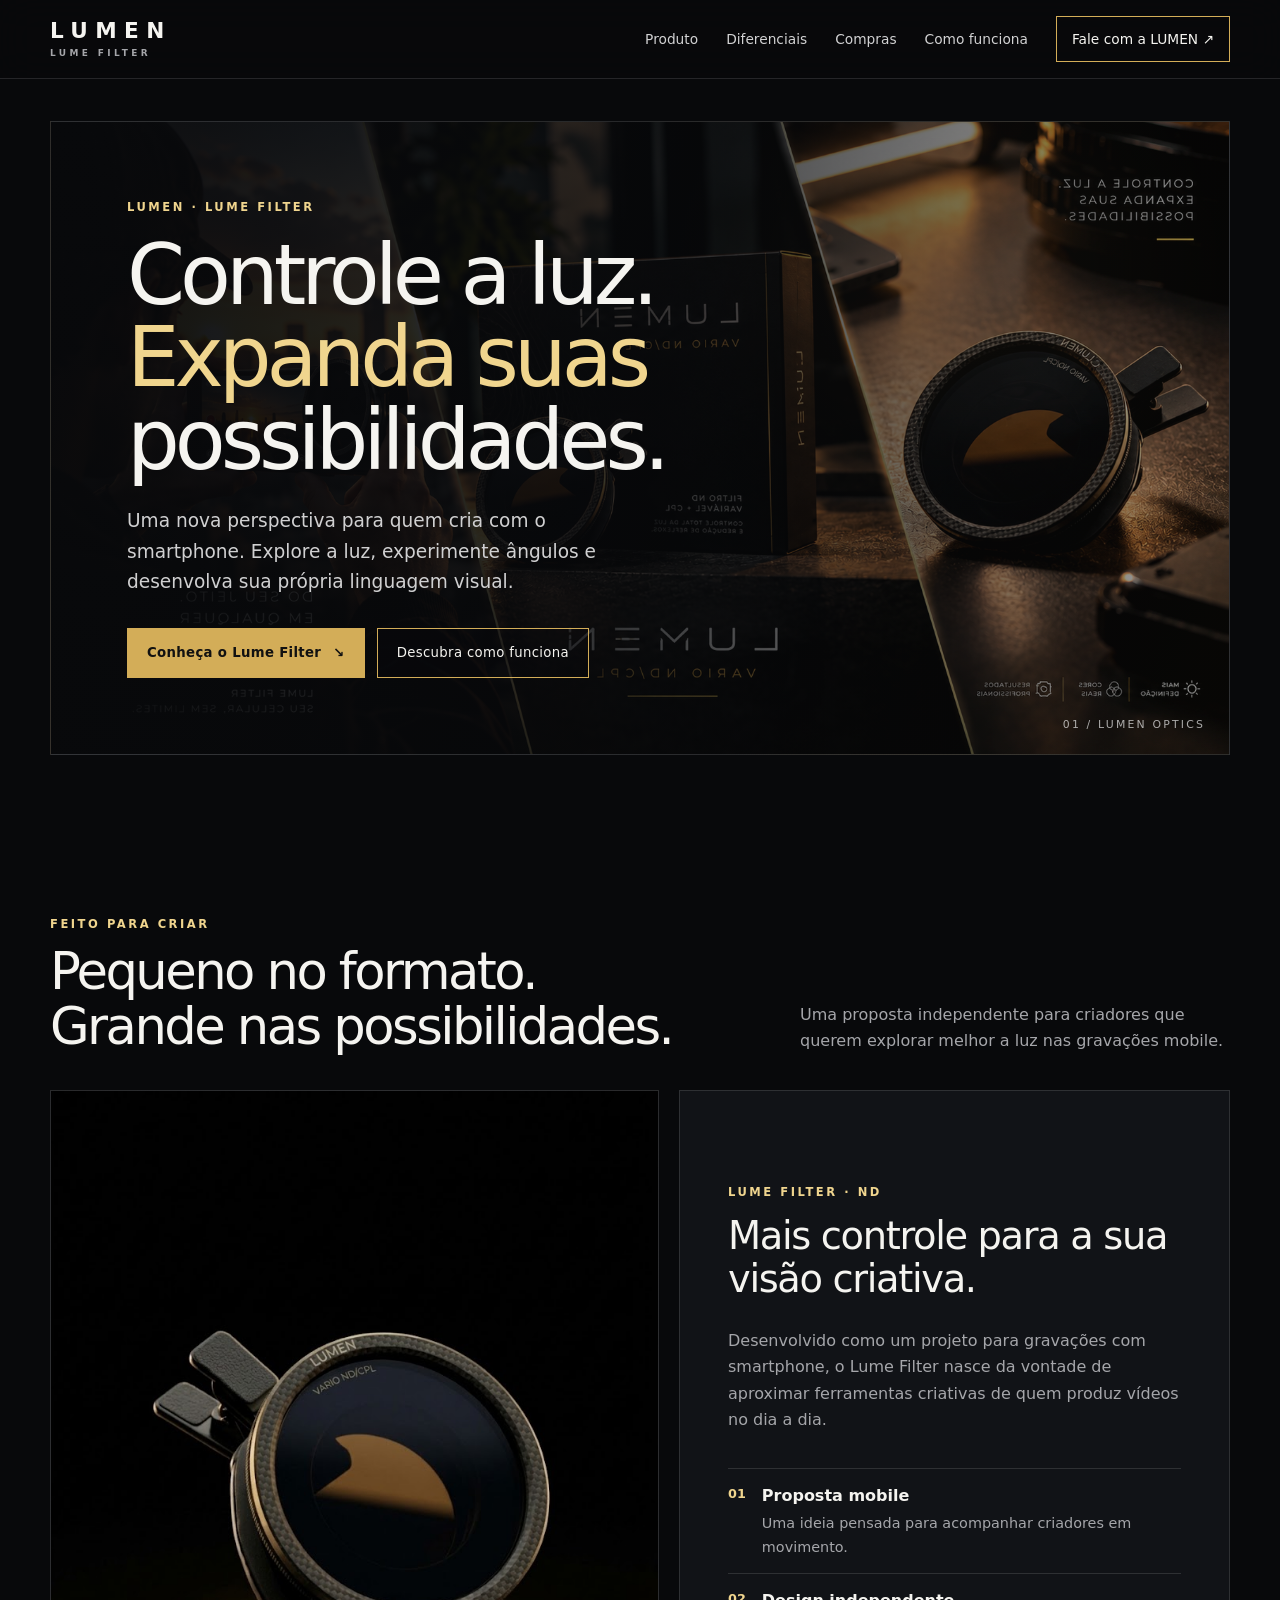
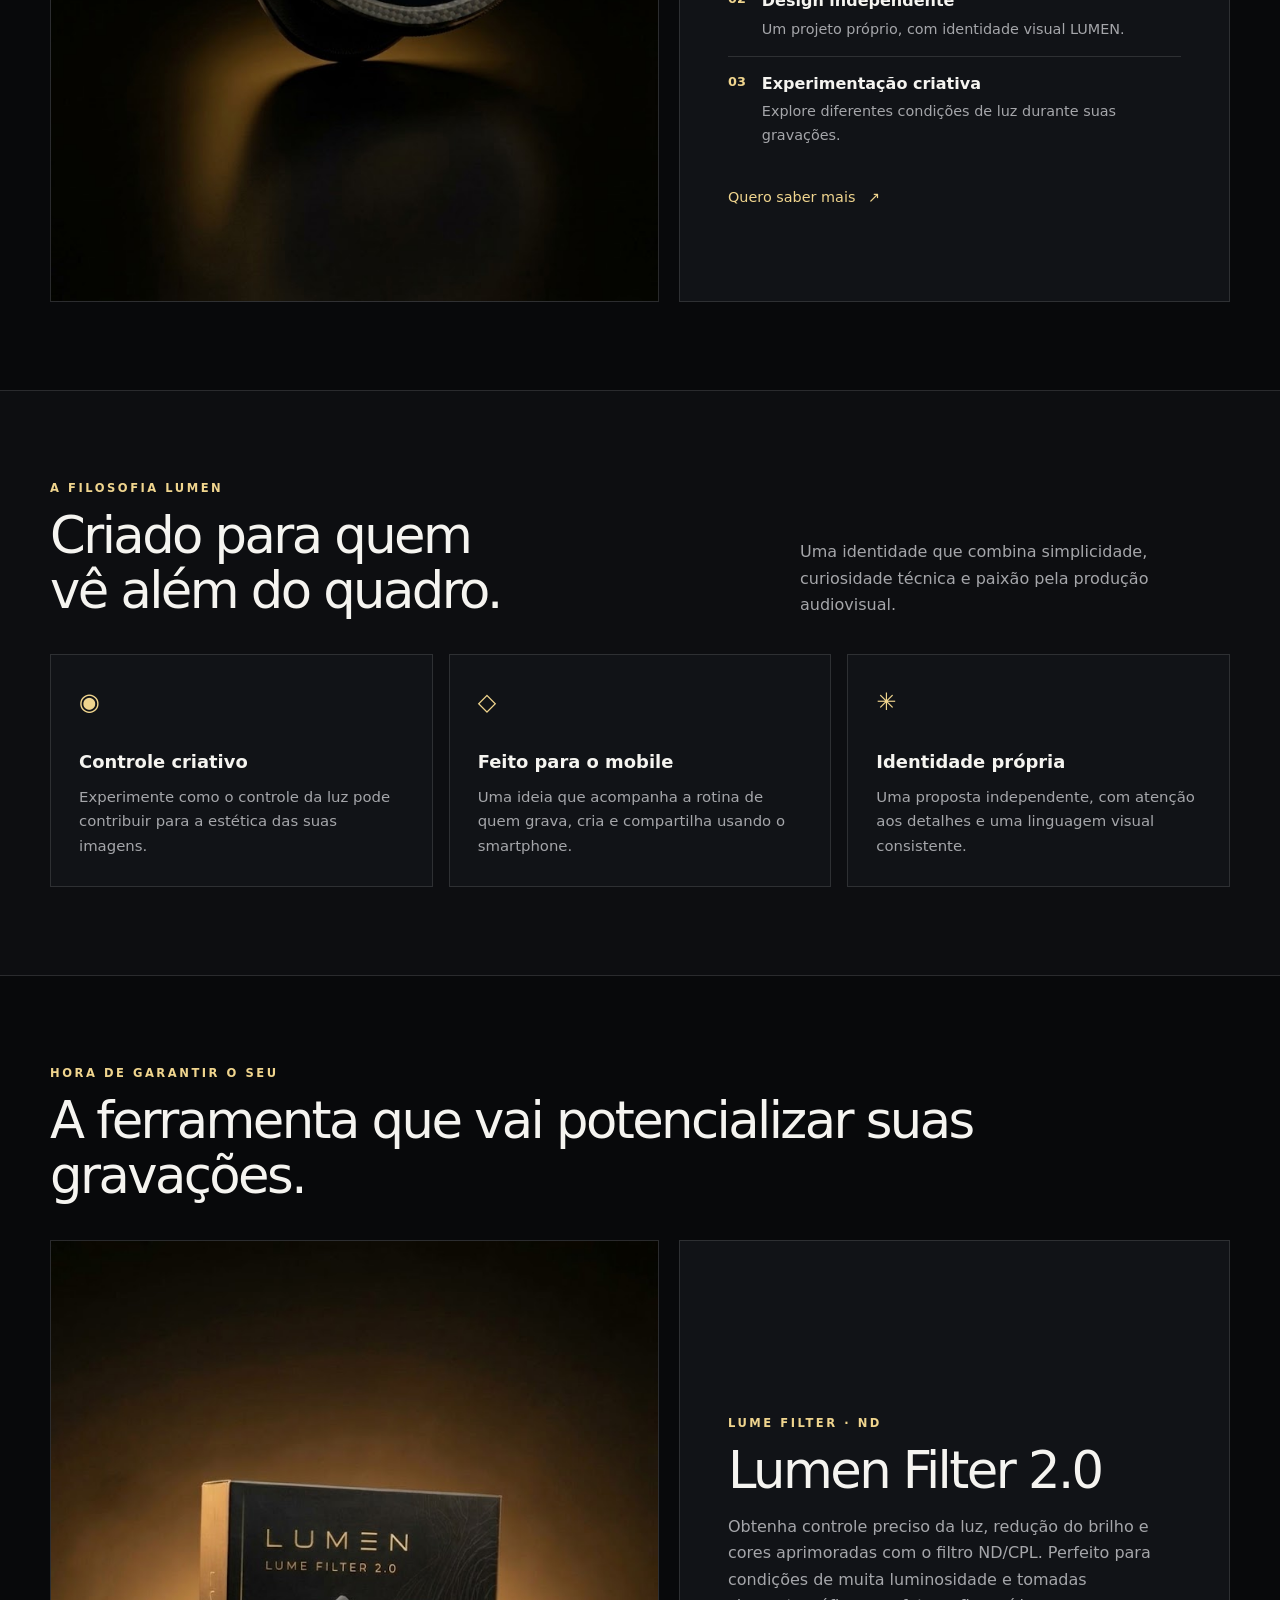
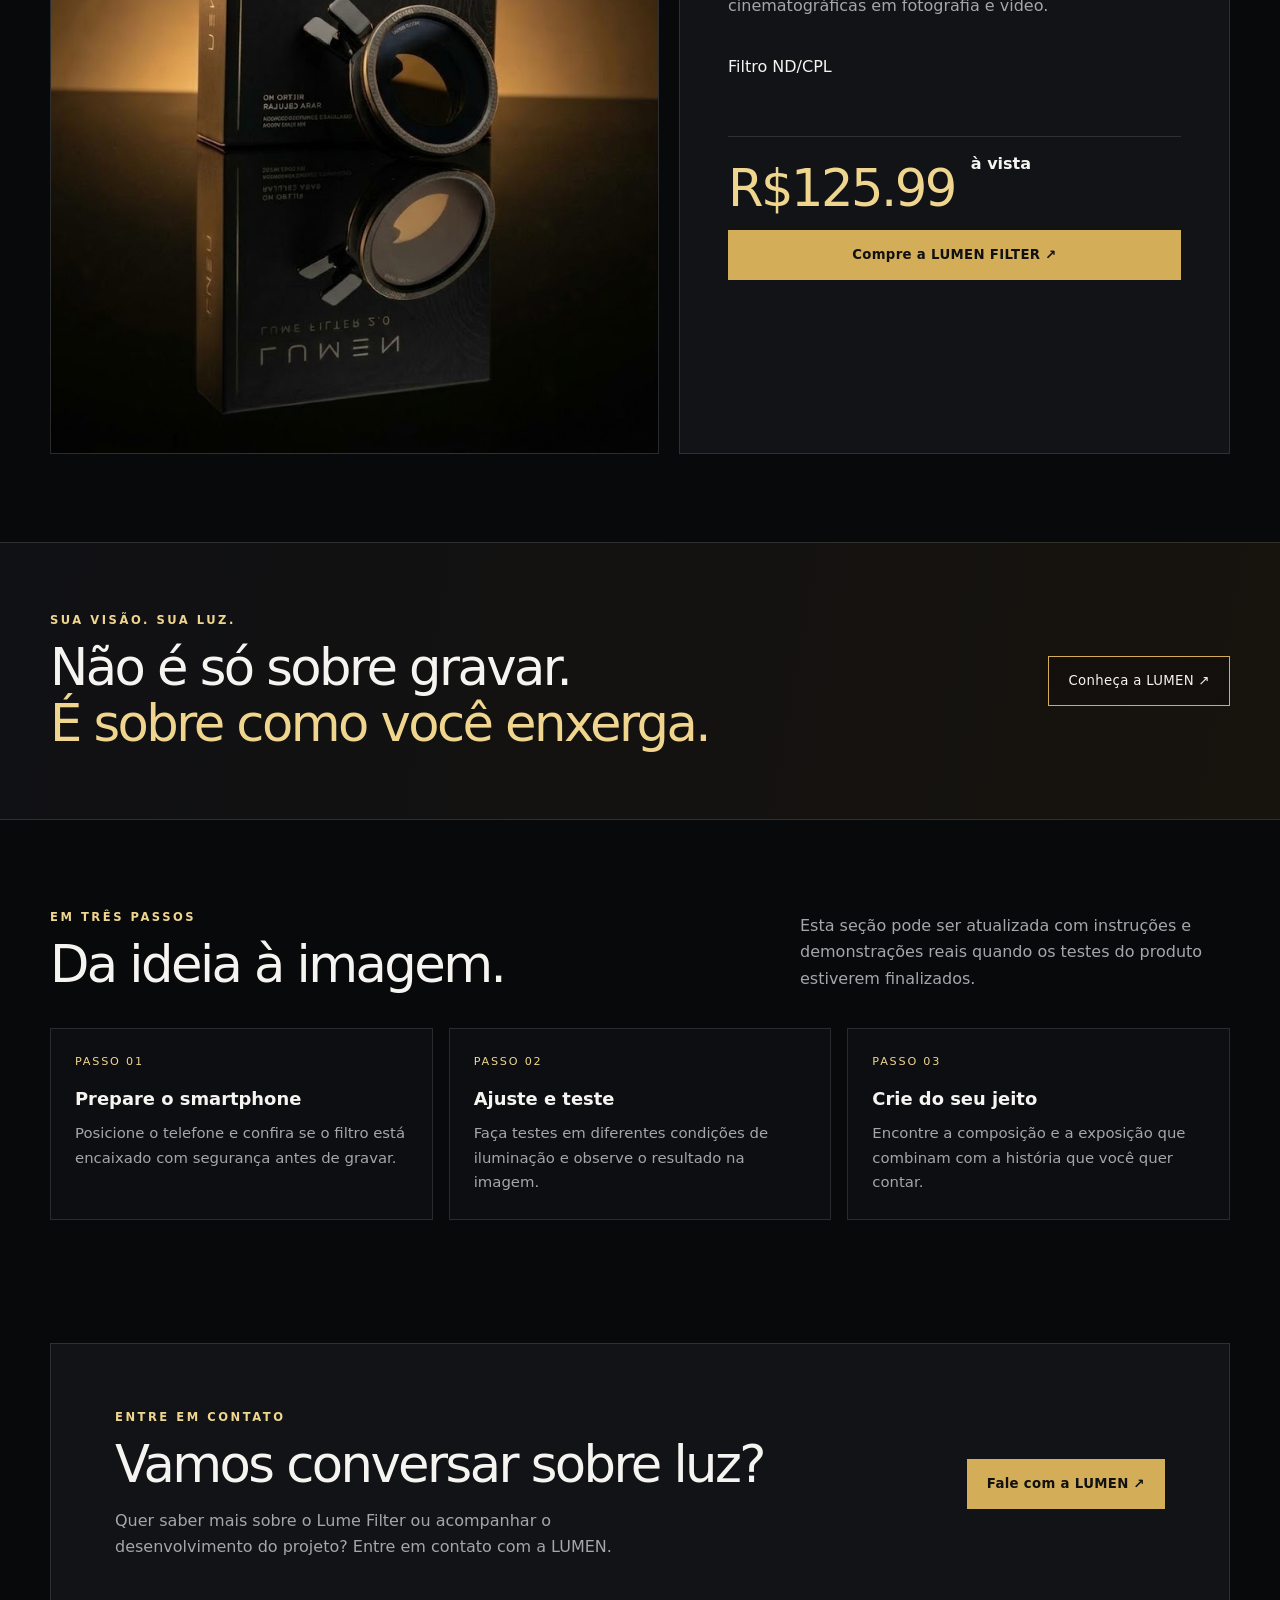
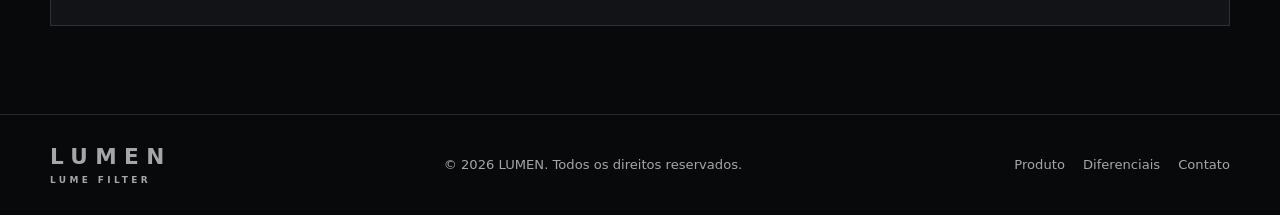
<file: index.html>
<!DOCTYPE html>
<html lang="pt-BR">
<head>
  <meta charset="UTF-8">
  <meta name="viewport" content="width=device-width, initial-scale=1.0">
  <meta name="theme-color" content="#08090b">
  <meta name="description" content="LUMEN — Lume Filter. Explore novas possibilidades criativas para filmar com seu smartphone.">
  <title>LUMEN — Lume Filter</title>
  <link rel="stylesheet" href="css/style.css">
</head>
<body>
  <header class="site-header">
    <div class="container nav">
      <a class="brand" href="#inicio" aria-label="LUMEN página inicial">LUMEN<span>LUME FILTER</span></a>
      <nav aria-label="Menu principal">
        <a href="#produto">Produto</a>
        <a href="#diferenciais">Diferenciais</a>
        <a href="#compras">Compras</a>
        <a href="#como-funciona">Como funciona</a>
        <a class="nav-cta" href="contato.html">Fale com a LUMEN ↗</a>
      </nav>
    </div>
  </header>

  <main>
    <section class="hero" id="inicio">
      <div class="container">
        <div class="hero-banner">
          <!-- Coloque a imagem criada na mesma pasta e nomeie como lumen-banner.png -->
          <img class="hero-image" src="../img/lumen-banner.png" alt="LUMEN Lume Filter em uma apresentação cinematográfica" onerror="this.hidden=true">
          <div class="hero-shade"></div>
          <div class="hero-content">
            <p class="eyebrow">LUMEN · LUME FILTER</p>
            <h1>Controle a luz.<br><span>Expanda suas</span><br>possibilidades.</h1>
            <p class="hero-description">Uma nova perspectiva para quem cria com o smartphone. Explore a luz, experimente ângulos e desenvolva sua própria linguagem visual.</p>
            <div class="hero-actions">
              <a class="button button-primary" href="#produto">Conheça o Lume Filter <span>↘</span></a>
              <a class="button button-outline" href="#como-funciona">Descubra como funciona</a>
            </div>
          </div>
          <div class="hero-index">01 / LUMEN OPTICS</div>
        </div>
      </div>
    </section>

    <section class="section" id="produto">
      <div class="container">
        <div class="section-heading">
          <div><p class="eyebrow">Feito para criar</p><h2>Pequeno no formato.<br>Grande nas possibilidades.</h2></div>
          <p>Uma proposta independente para criadores que querem explorar melhor a luz nas gravações mobile.</p>
        </div>
        <div class="product-grid">
          <div class="product-visual">
            <!-- Troque este espaço pela foto real do seu filtro, se quiser. -->
            <div class="filter-placeholder"><div class="filter-image"><img src="img/Filter Lumen.jpg" alt="LUME FILTER"></div></div>
            <span class="visual-label">DESIGNED FOR MOBILE CREATORS</span>
          </div>
          <div class="product-copy">
            <p class="eyebrow">Lume Filter · ND</p>
            <h3>Mais controle para a sua visão criativa.</h3>
            <p>Desenvolvido como um projeto para gravações com smartphone, o Lume Filter nasce da vontade de aproximar ferramentas criativas de quem produz vídeos no dia a dia.</p>
            <div class="spec-list">
              <div class="spec"><b>01</b><p><strong>Proposta mobile</strong><span>Uma ideia pensada para acompanhar criadores em movimento.</span></p></div>
              <div class="spec"><b>02</b><p><strong>Design independente</strong><span>Um projeto próprio, com identidade visual LUMEN.</span></p></div>
              <div class="spec"><b>03</b><p><strong>Experimentação criativa</strong><span>Explore diferentes condições de luz durante suas gravações.</span></p></div>
            </div>
            <a class="text-link" href="#contato">Quero saber mais <span>↗</span></a>
          </div>
        </div>
      </div>
    </section>

    <section class="section section-muted" id="diferenciais">
      <div class="container">
        <div class="section-heading">
          <div><p class="eyebrow">A filosofia LUMEN</p><h2>Criado para quem<br>vê além do quadro.</h2></div>
          <p>Uma identidade que combina simplicidade, curiosidade técnica e paixão pela produção audiovisual.</p>
        </div>
        <div class="feature-grid">
          <article class="feature-card"><span class="feature-icon">◉</span><h3>Controle criativo</h3><p>Experimente como o controle da luz pode contribuir para a estética das suas imagens.</p></article>
          <article class="feature-card"><span class="feature-icon">◇</span><h3>Feito para o mobile</h3><p>Uma ideia que acompanha a rotina de quem grava, cria e compartilha usando o smartphone.</p></article>
          <article class="feature-card"><span class="feature-icon">✳</span><h3>Identidade própria</h3><p>Uma proposta independente, com atenção aos detalhes e uma linguagem visual consistente.</p></article>
        </div>
      </div>
    </section>

    <section class="section" id="compras">
      <div class="container">
        <div class="section-heading">
          <div><p class="eyebrow">Hora de garantir o seu</p><h2>A ferramenta que vai potencializar suas gravações.</h2></div>
        </div>
        <div class="product-grid">
          <div class="product-visual">
            <!-- Troque este espaço pela foto real do seu filtro, se quiser. -->
            <div class="filter-placeholder"><div class="filter-image"><img src="img/Lumen Store.jpg" alt="LUME FILTER"></div></div>
            <span class="visual-label">DESIGNED FOR MOBILE CREATORS</span>
          </div>
          <div class="product-copy">
            <p class="eyebrow">Lume Filter · ND</p>
            <h2>Lumen Filter 2.0</h2>
            <p>Obtenha controle preciso da luz, redução do brilho e cores aprimoradas com o filtro ND/CPL. Perfeito para condições de muita luminosidade e tomadas cinematográficas em fotografia e vídeo.</p>
            <div class="spec-list">
              </b><span>Filtro ND/CPL</span></p></div>
              <div class="spec"><b><h2>R$125.99</h2></b><strong>à vista</strong></div><a class="button button-primary" href="compra.html">Compre a LUMEN FILTER ↗</a></div>
          </div>
        </div>
      </div>
    </section>

    <section class="manifesto">
      <div class="container manifesto-inner"><div><p class="eyebrow">Sua visão. Sua luz.</p><h2>Não é só sobre gravar.<br><span>É sobre como você enxerga.</span></h2></div><a class="button button-outline" href="#contato">Conheça a LUMEN ↗</a></div>
    </section>

    <section class="section" id="como-funciona">
      <div class="container">
        <div class="section-heading"><div><p class="eyebrow">Em três passos</p><h2>Da ideia à imagem.</h2></div><p>Esta seção pode ser atualizada com instruções e demonstrações reais quando os testes do produto estiverem finalizados.</p></div>
        <div class="steps-grid">
          <article class="step-card"><span>PASSO 01</span><h3>Prepare o smartphone</h3><p>Posicione o telefone e confira se o filtro está encaixado com segurança antes de gravar.</p></article>
          <article class="step-card"><span>PASSO 02</span><h3>Ajuste e teste</h3><p>Faça testes em diferentes condições de iluminação e observe o resultado na imagem.</p></article>
          <article class="step-card"><span>PASSO 03</span><h3>Crie do seu jeito</h3><p>Encontre a composição e a exposição que combinam com a história que você quer contar.</p></article>
        </div>
      </div>
    </section>

    <section class="section contact-section" id="contato">
      <div class="container contact-panel"><div><p class="eyebrow">Entre em contato</p><h2>Vamos conversar sobre luz?</h2><p>Quer saber mais sobre o Lume Filter ou acompanhar o desenvolvimento do projeto? Entre em contato com a LUMEN.</p></div><a class="button button-primary" href="contato.html">Fale com a LUMEN ↗</a></div>
    </section>
  </main>

  <footer><div class="container footer-inner"><a class="brand" href="#inicio">LUMEN<span>LUME FILTER</span></a><p>© <span id="year"></span> LUMEN. Todos os direitos reservados.</p><div class="footer-links"><a href="#produto">Produto</a><a href="#diferenciais">Diferenciais</a><a href="contato.html">Contato</a></div></div></footer>
  <script>document.getElementById('year').textContent = new Date().getFullYear();</script>
</body>
</html>
</file>
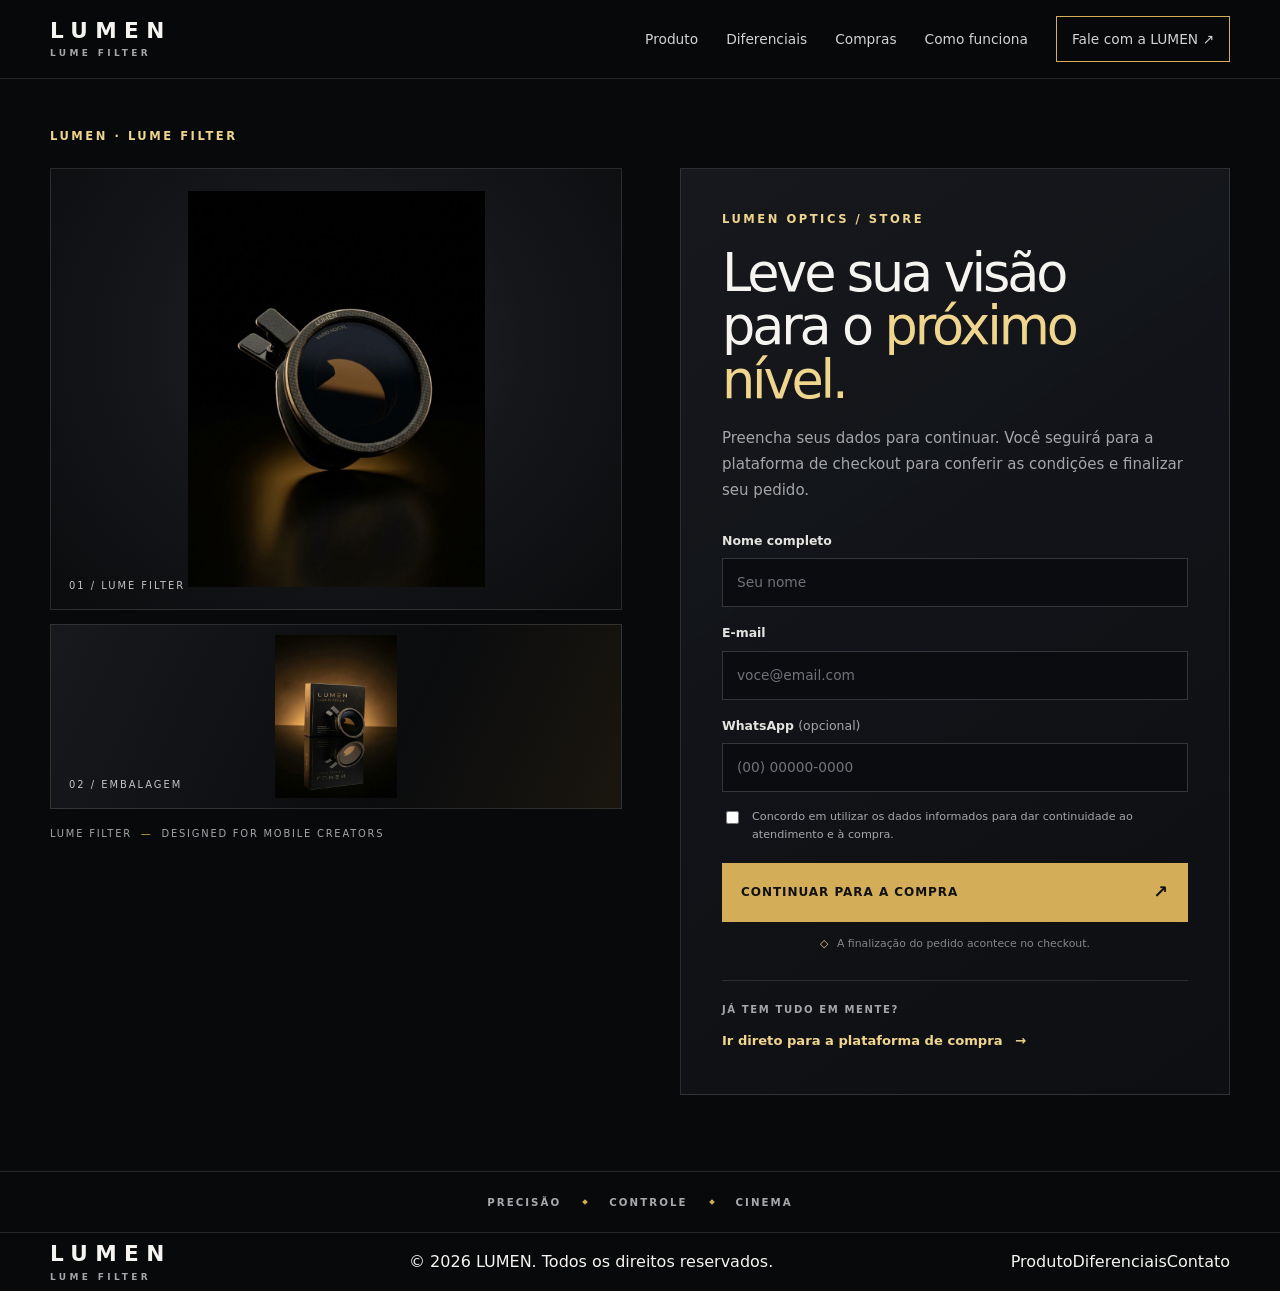
<file: compra.html>
<!DOCTYPE html>
<html lang="pt-BR">
<head>
  <meta charset="UTF-8">
  <meta name="viewport" content="width=device-width, initial-scale=1.0">
  <meta name="theme-color" content="#08090b">
  <meta name="description" content="Compre o Lume Filter, da LUMEN.">
  <title>Comprar | LUMEN — Lume Filter</title>
  <link rel="stylesheet" href="css/compra.css">
</head>
<body>
<header class="site-header">
  <div class="container nav">
    <a class="brand" href="index.html" aria-label="LUMEN página inicial">LUMEN<span>LUME FILTER</span></a>
    <nav aria-label="Menu principal">
      <a href="index.html#produto">Produto</a>
        <a href="index.html#diferenciais">Diferenciais</a>
        <a href="index.html#compras">Compras</a>
        <a href="index.html#como-funciona">Como funciona</a>
        <a class="nav-cta" href="#contato">Fale com a LUMEN ↗</a>
    </nav>
  </div>
</header>

<main>
  <section class="purchase-section">
    <div class="container">
      <p class="eyebrow section-kicker">LUMEN · LUME FILTER</p>
      <div class="purchase-layout">
        <section class="product-gallery" aria-label="Imagens do produto">
          <div class="main-image">
            <img src="img/Filter Lumen.jpg" alt="Lume Filter da LUMEN">
            <span class="image-label">01 / LUME FILTER</span>
          </div>
          <div class="secondary-image">
            <img src="img/Lumen Store.jpg" alt="Embalagem do Lume Filter da LUMEN">
            <span class="image-label">02 / EMBALAGEM</span>
          </div>
          <p class="gallery-note">LUME FILTER <span>—</span> DESIGNED FOR MOBILE CREATORS</p>
        </section>

        <section class="purchase-panel" id="comprar">
          <p class="eyebrow">LUMEN OPTICS / STORE</p>
          <h1>Leve sua visão<br>para o <span>próximo nível.</span></h1>
          <p class="intro">Preencha seus dados para continuar. Você seguirá para a plataforma de checkout para conferir as condições e finalizar seu pedido.</p>

          <form id="purchase-form">
            <div class="field">
              <label for="nome">Nome completo</label>
              <input id="nome" name="nome" type="text" placeholder="Seu nome" autocomplete="name" required>
            </div>
            <div class="field">
              <label for="email">E-mail</label>
              <input id="email" name="email" type="email" placeholder="voce@email.com" autocomplete="email" required>
            </div>
            <div class="field">
              <label for="telefone">WhatsApp <span>(opcional)</span></label>
              <input id="telefone" name="telefone" type="tel" placeholder="(00) 00000-0000" autocomplete="tel">
            </div>
            <label class="consent">
              <input type="checkbox" id="consentimento" required>
              <span>Concordo em utilizar os dados informados para dar continuidade ao atendimento e à compra.</span>
            </label>
            <button class="button button-primary" type="submit">CONTINUAR PARA A COMPRA <span>↗</span></button>
            <p class="form-message" id="form-message" role="status" aria-live="polite"></p>
            <p class="secure-note"><span>◇</span> A finalização do pedido acontece no checkout.</p>
          </form>

          <div class="direct-checkout">
            <p>JÁ TEM TUDO EM MENTE?</p>
            <a class="email-link" href="mailto:Lumen.filters@gmail.com" id="checkout-link">Ir direto para a plataforma de compra <span>→</span></a>
          </div>
        </section>
      </div>
    </div>
  </section>
  <section class="bottom-line"><span>PRECISÃO</span><i></i><span>CONTROLE</span><i></i><span>CINEMA</span></section>
</main>

<footer><div class="container footer-inner"><a class="brand" href="index.html">LUMEN<span>LUME FILTER</span></a><p>© <span id="year"></span> LUMEN. Todos os direitos reservados.</p>
<div class="footer-links"><a href="#produto">Produto</a><a href="#diferenciais">Diferenciais</a><a href="#contato">Contato</a></div></div></footer>

<script>
  document.getElementById('year').textContent = new Date().getFullYear();
  const form = document.getElementById('purchase-form');
  const message = document.getElementById('form-message');
  const checkout = document.getElementById('checkout-link');

  form.addEventListener('submit', function (event) {
    event.preventDefault();
    const url = checkout.getAttribute('href');
    if (!url || url === 'COLE_AQUI_O_LINK_DO_CHECKOUT') {
      message.textContent = 'Adicione o link real do checkout no arquivo compra.html antes de publicar.';
      message.classList.add('error');
      return;
    }
    window.location.href = url;
  });
</script>
</body>
</html>
</file>
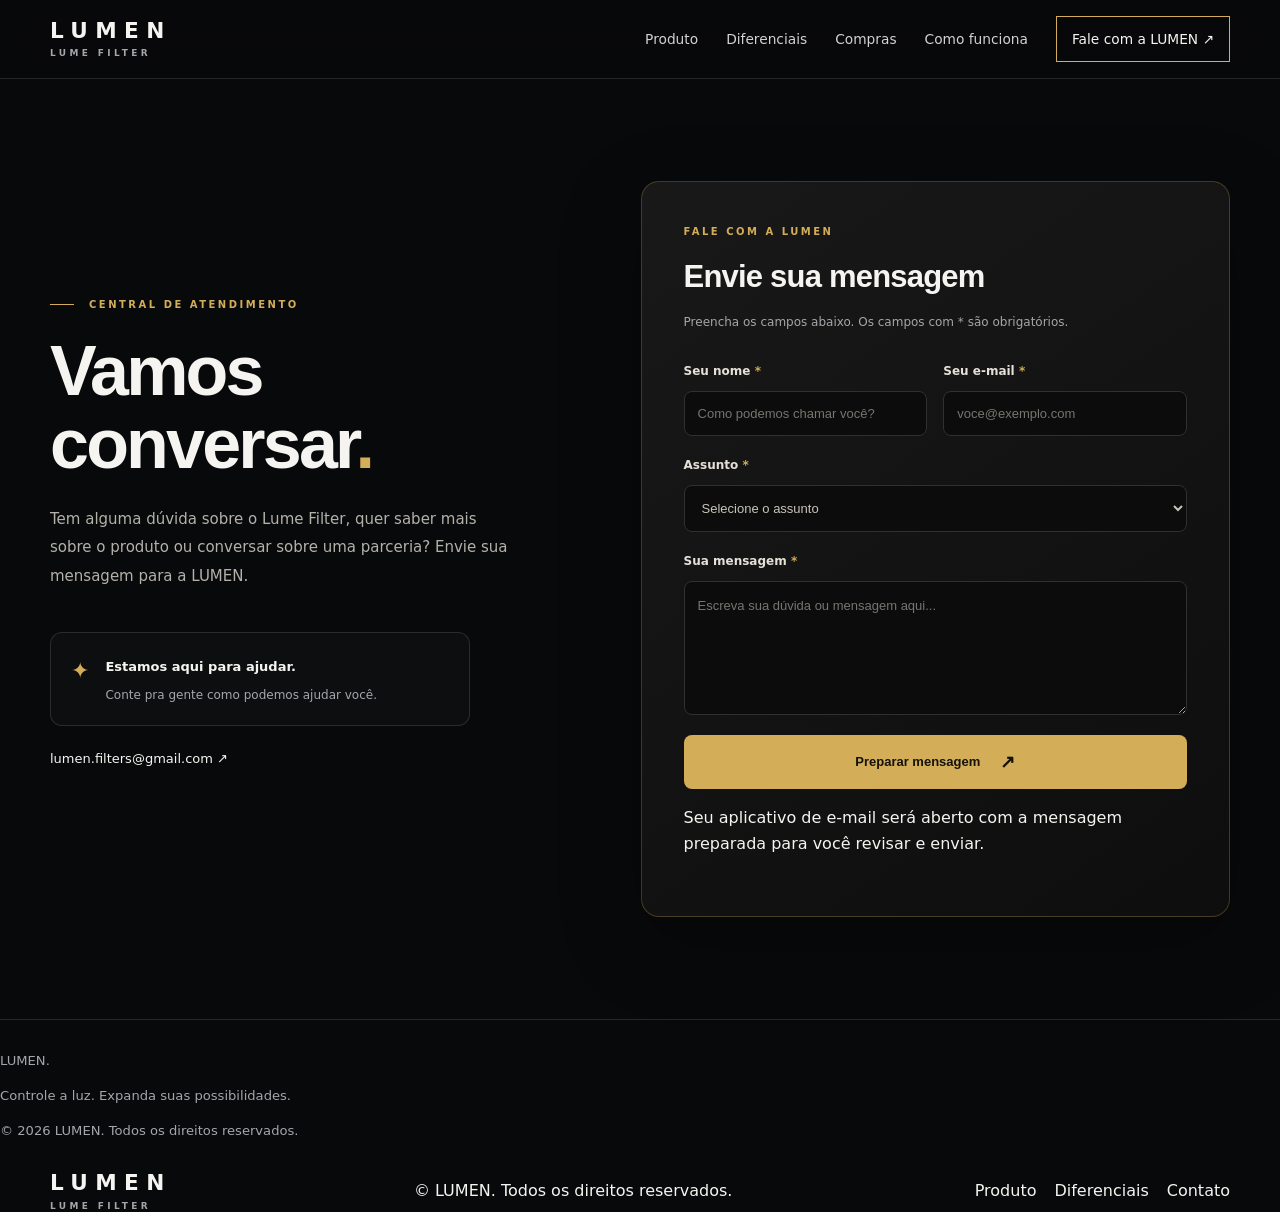
<file: contato.html>
<!DOCTYPE html>
<html lang="pt-BR">
<head>
  <meta charset="UTF-8">
  <meta name="viewport" content="width=device-width, initial-scale=1.0">
  <meta name="theme-color" content="#08090b">
  <meta name="description" content="LUMEN — Lume Filter. Explore novas possibilidades criativas para filmar com seu smartphone.">
  <title>LUMEN — Lume Filter</title>
  <link rel="stylesheet" href="css/contato.css">
</head>
<body>
  <header class="site-header">
    <div class="container nav">
      <a class="brand" href="index.html#inicio" aria-label="LUMEN página inicial">LUMEN<span>LUME FILTER</span></a>
      <nav aria-label="Menu principal">
        <a href="index.html#produto">Produto</a>
        <a href="index.html#diferenciais">Diferenciais</a>
        <a href="index.html#compras">Compras</a>
        <a href="index.html#como-funciona">Como funciona</a>
        <a class="nav-cta" href="#contato">Fale com a LUMEN ↗</a>
      </nav>
    </div>
  </header>


    <main><section class="contact-hero"><div class="hero-copy"><p class="eyebrow"><span></span> CENTRAL DE ATENDIMENTO</p><h1>Vamos conversar<span>.</span></h1><p class="intro">Tem alguma dúvida sobre o Lume Filter, quer saber mais sobre o produto ou conversar sobre uma parceria? Envie sua mensagem para a LUMEN.</p><div class="contact-note"><span class="note-icon">✦</span><div><strong>Estamos aqui para ajudar.</strong><p>Conte pra gente como podemos ajudar você.</p></div></div><a class="email-link" href="mailto:lumen.filters@gmail.com">lumen.filters@gmail.com ↗</a></div>
    <section class="form-card" aria-labelledby="form-title"><div class="form-heading"><p class="eyebrow">FALE COM A LUMEN</p><h2 id="form-title">Envie sua mensagem</h2><p>Preencha os campos abaixo. Os campos com * são obrigatórios.</p></div>
    <form id="contact-form"><div class="field-row"><div class="field"><label for="name">Seu nome <span>*</span></label><input id="name" name="name" type="text" placeholder="Como podemos chamar você?" autocomplete="name" required></div><div class="field"><label for="email">Seu e-mail <span>*</span></label><input id="email" name="email" type="email" placeholder="voce@exemplo.com" autocomplete="email" required></div></div>
    <div class="field"><label for="subject">Assunto <span>*</span></label><select id="subject" name="subject" required><option value="" disabled selected>Selecione o assunto</option><option>Dúvidas sobre o Lume Filter</option><option>Informações sobre o produto</option><option>Suporte técnico</option><option>Parcerias e negócios</option><option>Outro assunto</option></select></div>
    <div class="field"><label for="message">Sua mensagem <span>*</span></label><textarea id="message" name="message" rows="5" placeholder="Escreva sua dúvida ou mensagem aqui..." required></textarea></div><button class="submit-btn" type="submit">Preparar mensagem <span aria-hidden="true">↗</span></button><p class="form-footnote">Seu aplicativo de e-mail será aberto com a mensagem preparada para você revisar e enviar.</p><p class="form-status" id="form-status" role="status" aria-live="polite"></p></form></section></section></main>
    <footer class="footer"><a class="footer-brand" href="index.html">LUMEN<span>.</span></a><p>Controle a luz. Expanda suas possibilidades.</p><span class="copyright">© <span id="year"></span> LUMEN. Todos os direitos reservados.</span></footer>
    <script>
const contactEmail = "lumen.filters@gmail.com";
document.getElementById("year").textContent = new Date().getFullYear();
document.getElementById("contact-form").addEventListener("submit", function(event) {
  event.preventDefault(); if (!this.reportValidity()) return;
  const name = document.getElementById("name").value.trim();
  const email = document.getElementById("email").value.trim();
  const subject = document.getElementById("subject").value;
  const message = document.getElementById("message").value.trim();
  const body = `Nome: ${name}\nE-mail para resposta: ${email}\n\nMensagem:\n${message}`;
  document.getElementById("form-status").textContent = "Abrindo seu aplicativo de e-mail. Revise a mensagem e toque em enviar.";
  window.location.href = `mailto:${contactEmail}?subject=${encodeURIComponent("[LUMEN] " + subject)}&body=${encodeURIComponent(body)}`;
});
</script></body></html>

   
  <footer><div class="container footer-inner"><a class="brand" href="index.html">LUMEN<span>LUME FILTER</span></a><p>© <span id="year"></span> LUMEN. Todos os direitos reservados.</p><div class="footer-links"><a href="#produto">Produto</a><a href="#diferenciais">Diferenciais</a><a href="#contato">Contato</a></div></div></footer>
  <script>document.getElementById('year').textContent = new Date().getFullYear();</script>
</body>
</html>
</file>
<file: css/style.css>
/* LUMEN — Lume Filter | Estilo principal do site */
:root {
  --bg: #08090b;
  --panel: #111317;
  --panel-light: #17191e;
  --text: #f5f4f0;
  --muted: #a5a6aa;
  --gold: #d3ad58;
  --gold-light: #f0d58e;
  --line: rgba(255,255,255,.12);
  --max-width: 1180px;
}
* { box-sizing: border-box; }
html { scroll-behavior: smooth; scroll-padding-top: 90px; }
body { margin: 0; background: var(--bg); color: var(--text); font-family: Inter, ui-sans-serif, system-ui, -apple-system, BlinkMacSystemFont, "Segoe UI", sans-serif; line-height: 1.65; }
a { color: inherit; text-decoration: none; }
img { display: block; max-width: 100%; }
.container { width: min(var(--max-width), calc(100% - 44px)); margin-inline: auto; }
.eyebrow { margin: 0; color: var(--gold-light); text-transform: uppercase; letter-spacing: .22em; font-size: .72rem; font-weight: 750; }
.site-header { position: sticky; top: 0; z-index: 20; background: rgba(8,9,11,.88); backdrop-filter: blur(18px); border-bottom: 1px solid var(--line); }
.nav { min-height: 78px; display: flex; align-items: center; justify-content: space-between; gap: 24px; }
.brand { display: inline-block; font-size: 1.35rem; letter-spacing: .34em; font-weight: 550; line-height: 1.1; }
.brand span { display: block; margin-top: 7px; color: var(--muted); font-size: .56rem; letter-spacing: .38em; }
nav { display: flex; align-items: center; gap: 28px; color: #d2d2d3; font-size: .86rem; }
nav a:not(.nav-cta):hover, .footer-links a:hover { color: var(--gold-light); }
.nav-cta { padding: 11px 15px; border: 1px solid var(--gold); color: var(--text); transition: .25s ease; }
.nav-cta:hover, .button:hover { background: var(--gold); color: #111; transform: translateY(-2px); }
.hero { padding: 42px 0 72px; }
.hero-banner { position: relative; min-height: 570px; overflow: hidden; display: flex; align-items: center; border: 1px solid var(--line); background: radial-gradient(circle at 76% 24%, rgba(211,173,88,.2), transparent 27%), linear-gradient(115deg,#17191d,#090a0c 58%,#1a160f); }
.hero-image { position: absolute; inset: 0; width: 100%; height: 100%; object-fit: cover; opacity: .7; }
.hero-shade { position: absolute; inset: 0; background: linear-gradient(90deg,rgba(8,9,11,.96) 0%,rgba(8,9,11,.78) 43%,rgba(8,9,11,.12) 100%); }
.hero-content { position: relative; z-index: 2; max-width: 700px; padding: clamp(30px,6vw,76px); }
h1 { margin: 18px 0 24px; font-size: clamp(2.8rem,6.5vw,5.7rem); line-height: .99; letter-spacing: -.06em; font-weight: 520; }
h1 span, .manifesto h2 span { color: var(--gold-light); }
.hero-description { max-width: 520px; margin: 0 0 30px; color: #d0d0d1; font-size: clamp(1rem,1.7vw,1.16rem); }
.hero-actions { display: flex; flex-wrap: wrap; gap: 12px; }
.button { display: inline-flex; align-items: center; justify-content: center; gap: 12px; padding: 13px 19px; border: 1px solid var(--gold); font-size: .83rem; letter-spacing: .025em; transition: .25s ease; }
.button-primary { background: var(--gold); color: #111; font-weight: 750; }
.button-primary:hover { background: var(--gold-light); }
.button-outline { background: rgba(8,9,11,.2); }
.hero-index { position: absolute; right: 24px; bottom: 20px; z-index: 2; color: rgba(255,255,255,.65); font-size: .68rem; letter-spacing: .2em; }
.section { padding: 88px 0; }
.section-heading { display: flex; align-items: end; justify-content: space-between; gap: 28px; margin-bottom: 36px; }
h2 { margin: 10px 0 0; font-size: clamp(2rem,4vw,3.35rem); line-height: 1.08; letter-spacing: -.05em; font-weight: 520; }
.section-heading > p { max-width: 430px; margin: 0; color: var(--muted); }
.product-grid { display: grid; grid-template-columns: 1.05fr .95fr; gap: 20px; }
.product-visual { position: relative; min-height: 410px; display: grid; place-items: center; overflow: hidden; border: 1px solid var(--line); background: radial-gradient(ellipse at 50% 40%,#27282b 0%,#151619 42%,#0b0c0e 100%); }
.product-visual::before { content: ""; position: absolute; width: 270px; height: 270px; border: 1px solid rgba(240,213,142,.13); border-radius: 50%; box-shadow: 0 0 0 30px rgba(240,213,142,.025),0 0 0 70px rgba(240,213,142,.018); }
.filter-placeholder { position: relative; z-index: 1; text-align: center; color: #e7e7e5; letter-spacing: .18em; font-size: .8rem; }
.filter-orb { width: 170px; height: 170px; margin: 0 auto 24px; border-radius: 48% 52% 50% 46%; border: 7px solid #27292d; background: radial-gradient(circle at 32% 25%,#56606b 0%,#202832 22%,#0a0d12 68%); box-shadow: inset 0 0 22px #000,0 20px 65px #000,0 0 30px rgba(211,173,88,.09); transform: rotate(-9deg); }
.filter-placeholder p { margin: 0; }
.filter-placeholder p span { display: block; margin-top: 8px; color: var(--muted); font-size: .6rem; letter-spacing: .22em; }
.visual-label { position: absolute; left: 22px; bottom: 18px; color: #8f9094; font-size: .61rem; letter-spacing: .16em; }
.product-copy { display: flex; flex-direction: column; justify-content: center; padding: clamp(26px,4vw,48px); border: 1px solid var(--line); background: var(--panel); }
.product-copy h3 { margin: 12px 0; font-size: clamp(1.7rem,3vw,2.45rem); line-height: 1.12; font-weight: 520; letter-spacing: -.035em; }
.product-copy > p:not(.eyebrow) { color: var(--muted); }
.spec-list { display: grid; margin: 18px 0 24px; }
.spec { display: flex; align-items: start; gap: 16px; padding: 14px 0; border-top: 1px solid var(--line); }
.spec b { color: var(--gold-light); font-size: .8rem; }
.spec p { margin: 0; }
.spec strong, .spec span { display: block; }
.spec span { margin-top: 3px; color: var(--muted); font-size: .9rem; }
.text-link { width: fit-content; color: var(--gold-light); font-size: .9rem; }
.text-link span { margin-left: 8px; }
.section-muted { background: #0d0e11; border-block: 1px solid var(--line); }
.feature-grid, .steps-grid { display: grid; grid-template-columns: repeat(3,minmax(0,1fr)); gap: 16px; }
.feature-card { min-height: 210px; padding: 28px; border: 1px solid var(--line); background: #111317; transition: border-color .25s,transform .25s; }
.feature-card:hover { border-color: rgba(240,213,142,.5); transform: translateY(-3px); }
.feature-icon { display: inline-block; margin-bottom: 24px; color: var(--gold-light); font-size: 1.5rem; }
.feature-card h3, .step-card h3 { margin: 0 0 8px; font-size: 1.12rem; font-weight: 650; }
.feature-card p, .step-card p { margin: 0; color: var(--muted); font-size: .93rem; }
.manifesto { padding: 68px 0; border-block: 1px solid var(--line); background: linear-gradient(100deg,#101114,#17130d); }
.manifesto-inner { display: flex; align-items: center; justify-content: space-between; gap: 30px; }
.steps-grid { gap: 16px; }
.step-card { padding: 24px; border: 1px solid var(--line); background: #0d0e11; }
.step-card > span { display: block; margin-bottom: 12px; color: var(--gold-light); font-size: .7rem; letter-spacing: .16em; }
.contact-section { padding-top: 35px; }
.contact-panel { display: flex; align-items: center; justify-content: space-between; gap: 30px; padding: clamp(30px,6vw,64px); border: 1px solid var(--line); background: var(--panel); }
.contact-panel h2 { margin-bottom: 12px; }
.contact-panel div > p:last-child { max-width: 570px; margin-bottom: 0; color: var(--muted); }
footer { padding: 30px 0; border-top: 1px solid var(--line); color: var(--muted); font-size: .82rem; }
.footer-inner { display: flex; align-items: center; justify-content: space-between; gap: 20px; }
.footer-inner > p { margin: 0; }
.footer-links { display: flex; flex-wrap: wrap; gap: 18px; }
@media (max-width: 800px) {
  .container { width: min(var(--max-width),calc(100% - 30px)); }
  .nav { min-height: 70px; }
  nav { gap: 14px; font-size: .78rem; }
  nav a:not(.nav-cta) { display: none; }
  .nav-cta { padding: 9px 11px; }
  .hero { padding: 22px 0 48px; }
  .hero-banner { min-height: 570px; }
  .hero-shade { background: linear-gradient(0deg,rgba(8,9,11,.97),rgba(8,9,11,.75) 58%,rgba(8,9,11,.2)); }
  .hero-content { align-self: end; padding: 30px 24px 48px; }
  .section { padding: 60px 0; }
  .section-heading, .manifesto-inner, .contact-panel { align-items: start; flex-direction: column; }
  .product-grid { grid-template-columns: 1fr; }
  .product-visual { min-height: 330px; }
  .feature-grid, .steps-grid { grid-template-columns: 1fr; }
  .feature-card { min-height: auto; }
  .footer-inner { align-items: start; flex-direction: column; }
}
@media (max-width: 420px) {
  .brand { font-size: 1.12rem; }
  .brand span { font-size: .5rem; }
  .nav-cta { font-size: .72rem; }
  .hero-banner { min-height: 590px; }
  .hero-content { padding-inline: 20px; }
  .hero-actions { align-items: stretch; flex-direction: column; }
  .button { width: 100%; }
  .hero-index { right: 14px; bottom: 10px; }
}
@media (prefers-reduced-motion: reduce) { html { scroll-behavior: auto; } *,*::before,*::after { transition: none !important; } }
</file>
<file: css/compra.css>
/* LUMEN — página de compra alinhada à identidade do site principal */
:root {
  --bg: #08090b;
  --panel: #111317;
  --panel-light: #17191e;
  --text: #f5f4f0;
  --muted: #a5a6aa;
  --gold: #d3ad58;
  --gold-light: #f0d58e;
  --line: rgba(255,255,255,.12);
  --max-width: 1180px;
}
* { box-sizing: border-box; }
html { scroll-behavior: smooth; scroll-padding-top: 90px; }
body { margin: 0; background: var(--bg); color: var(--text); font-family: Inter, ui-sans-serif, system-ui, -apple-system, BlinkMacSystemFont, "Segoe UI", sans-serif; line-height: 1.65; }
a { color: inherit; text-decoration: none; }
img { display: block; max-width: 100%; }
button, input { font: inherit; }
.container { width: min(var(--max-width), calc(100% - 44px)); margin-inline: auto; }
.eyebrow { margin: 0; color: var(--gold-light); text-transform: uppercase; letter-spacing: .22em; font-size: .72rem; font-weight: 750; }
.site-header { position: sticky; top: 0; z-index: 20; background: rgba(8,9,11,.9); backdrop-filter: blur(18px); border-bottom: 1px solid var(--line); }
.nav { min-height: 78px; display: flex; align-items: center; justify-content: space-between; gap: 24px; }
.brand { display: inline-block; font-size: 1.35rem; letter-spacing: .34em; font-weight: 550; line-height: 1.1; }
.brand span { display: block; margin-top: 7px; color: var(--muted); font-size: .56rem; letter-spacing: .38em; }
nav { display: flex; align-items: center; gap: 28px; color: #d2d2d3; font-size: .86rem; }
nav a:not(.nav-cta):hover { color: var(--gold-light); }
.nav-cta { padding: 11px 15px; border: 1px solid var(--gold); transition: .25s ease; }
.nav-cta:hover { background: var(--gold); color: #111; }
.purchase-section { padding: 48px 0 76px; }
.section-kicker { margin-bottom: 22px; }
.purchase-layout { display: grid; grid-template-columns: minmax(0, 1.02fr) minmax(360px, .98fr); align-items: start; gap: clamp(24px, 4.5vw, 58px); }
.product-gallery { min-width: 0; }
.main-image, .secondary-image { position: relative; overflow: hidden; border: 1px solid var(--line); background: radial-gradient(ellipse at 50% 40%, #27282b 0%, #151619 48%, #0b0c0e 100%); }
.main-image { min-height: 440px; display: grid; place-items: center; }
.main-image img { width: 100%; height: 440px; object-fit: contain; padding: 22px; }
.secondary-image { margin-top: 14px; height: 185px; display: flex; align-items: center; justify-content: center; background: linear-gradient(115deg,#17191d,#0b0c0e 62%,#1a160f); }
.secondary-image img { width: 100%; height: 100%; object-fit: contain; padding: 10px; }
.image-label { position: absolute; left: 18px; bottom: 15px; z-index: 2; color: rgba(255,255,255,.75); font-size: .62rem; letter-spacing: .2em; }
.gallery-note { display: flex; gap: 9px; align-items: center; color: var(--muted); font-size: .62rem; letter-spacing: .18em; margin: 17px 0 0; }
.gallery-note span { color: var(--gold); }
.purchase-panel { border: 1px solid var(--line); background: linear-gradient(145deg, rgba(23,25,30,.92), rgba(14,15,18,.98)); padding: clamp(24px, 3.2vw, 42px); }
h1 { margin: 17px 0 18px; font-size: clamp(2.25rem, 4.1vw, 3.65rem); line-height: 1.02; letter-spacing: -.06em; font-weight: 520; }
h1 span { color: var(--gold-light); }
.intro { color: var(--muted); font-size: .94rem; line-height: 1.75; margin: 0 0 27px; }
.field { display: grid; gap: 7px; margin-bottom: 16px; }
.field label { font-size: .78rem; color: #e4e3df; font-weight: 650; }
.field label span { color: var(--muted); font-weight: 400; }
.field input { width: 100%; min-height: 49px; border: 1px solid #34363b; background: #0b0c0f; color: var(--text); border-radius: 0; padding: 0 14px; outline: none; font-size: .86rem; transition: border-color .2s, box-shadow .2s; }
.field input::placeholder { color: #70727a; }
.field input:focus { border-color: var(--gold); box-shadow: 0 0 0 2px rgba(211,173,88,.1); }
.consent { display: flex; align-items: flex-start; gap: 10px; color: var(--muted); font-size: .7rem; line-height: 1.55; margin: 5px 0 20px; cursor: pointer; }
.consent input { margin-top: 3px; accent-color: var(--gold); flex: 0 0 auto; }
.button { display: flex; align-items: center; justify-content: space-between; gap: 12px; width: 100%; min-height: 53px; padding: 14px 18px; border: 1px solid var(--gold); font-size: .75rem; letter-spacing: .08em; transition: .25s ease; cursor: pointer; }
.button-primary { background: var(--gold); color: #111; font-weight: 800; }
.button-primary:hover { background: var(--gold-light); transform: translateY(-2px); }
.button span { font-size: 1.1rem; }
.secure-note { text-align: center; font-size: .68rem; color: #85868b; margin: 13px 0 0; }
.secure-note span { color: var(--gold-light); margin-right: 5px; }
.form-message { font-size: .76rem; color: var(--gold-light); margin: 12px 0 0; }
.form-message.error { color: #ffad91; }
.direct-checkout { border-top: 1px solid var(--line); margin-top: 27px; padding-top: 21px; }
.direct-checkout p { margin: 0 0 8px; font-size: .63rem; letter-spacing: .16em; color: var(--muted); font-weight: 750; }
.direct-checkout a { color: var(--gold-light); font-size: .82rem; font-weight: 650; }
.direct-checkout a:hover { color: white; }
.direct-checkout a span { margin-left: 8px; }
.bottom-line { min-height: 62px; border-block: 1px solid var(--line); display: flex; justify-content: center; align-items: center; gap: 22px; color: #a8a9ad; font-size: .64rem; letter-spacing: .2em; font-weight: 750; }
.bottom-line i { width: 4px; height: 4px; background: var(--gold); transform: rotate(45deg); }
.site-footer { padding: 27px 0; }
.footer-inner { display: flex; align-items: center; justify-content: space-between; flex-wrap: wrap; gap: 18px; }
.footer-brand { font-size: 1rem; letter-spacing: .3em; }
.footer-brand span { color: var(--gold); }
.site-footer p { margin: 0; color: var(--muted); font-size: .78rem; }
.site-footer small { color: #777980; font-size: .68rem; }
@media (max-width: 850px) {
  .purchase-layout { grid-template-columns: minmax(0, 1fr) minmax(0, 1fr); gap: 22px; }
  .main-image, .main-image img { min-height: 380px; height: 380px; }
  .purchase-panel { padding: 24px; }
  nav { gap: 15px; font-size: .78rem; }
}
@media (max-width: 650px) {
  .container { width: min(var(--max-width), calc(100% - 32px)); }
  .nav { min-height: 70px; gap: 12px; }
  .brand { font-size: 1.08rem; letter-spacing: .27em; }
  .brand span { font-size: .48rem; letter-spacing: .25em; }
  nav { gap: 12px; font-size: .72rem; }
  nav a:first-child, nav a:nth-child(2) { display: none; }
  .nav-cta { padding: 9px 11px; }
  .purchase-section { padding: 32px 0 44px; }
  .purchase-layout { grid-template-columns: 1fr; gap: 22px; }
  .main-image, .main-image img { min-height: 330px; height: 330px; }
  .secondary-image { height: 160px; }
  .purchase-panel { padding: 25px 20px; }
  h1 { font-size: clamp(2.35rem, 10vw, 3.3rem); }
  .intro { font-size: .88rem; }
  .bottom-line { gap: 13px; font-size: .58rem; letter-spacing: .14em; }
  .footer-inner { flex-direction: column; text-align: center; gap: 9px; }
}
</file>
<file: css/contato.css>
/* LUMEN — Lume Filter | Estilo principal do site */
:root {
  --bg: #08090b;
  --panel: #111317;
  --panel-light: #17191e;
  --text: #f5f4f0;
  --muted: #a5a6aa;
  --gold: #d3ad58;
  --gold-light: #f0d58e;
  --line: rgba(255,255,255,.12);
  --max-width: 1180px;
}
* { box-sizing: border-box; }
html { scroll-behavior: smooth; scroll-padding-top: 90px; }
body { margin: 0; background: var(--bg); color: var(--text); font-family: Inter, ui-sans-serif, system-ui, -apple-system, BlinkMacSystemFont, "Segoe UI", sans-serif; line-height: 1.65; }
a { color: inherit; text-decoration: none; }
img { display: block; max-width: 100%; }
.container { width: min(var(--max-width), calc(100% - 44px)); margin-inline: auto; }
.eyebrow { margin: 0; color: var(--gold-light); text-transform: uppercase; letter-spacing: .22em; font-size: .72rem; font-weight: 750; }
.site-header { position: sticky; top: 0; z-index: 20; background: rgba(8,9,11,.88); backdrop-filter: blur(18px); border-bottom: 1px solid var(--line); }
.nav { min-height: 78px; display: flex; align-items: center; justify-content: space-between; gap: 24px; }
.brand { display: inline-block; font-size: 1.35rem; letter-spacing: .34em; font-weight: 550; line-height: 1.1; }
.brand span { display: block; margin-top: 7px; color: var(--muted); font-size: .56rem; letter-spacing: .38em; }
nav { display: flex; align-items: center; gap: 28px; color: #d2d2d3; font-size: .86rem; }
nav a:not(.nav-cta):hover, .footer-links a:hover { color: var(--gold-light); }
.nav-cta { padding: 11px 15px; border: 1px solid var(--gold); color: var(--text); transition: .25s ease; }
.nav-cta:hover, .button:hover { background: var(--gold); color: #111; transform: translateY(-2px); }
.contact-hero{width:min(1180px,calc(100% - 44px));margin:0 auto;padding:clamp(54px,8vw,105px) 0;display:grid;grid-template-columns:minmax(0,.85fr) minmax(420px,1fr);align-items:center;gap:clamp(38px,7vw,92px)}.hero-copy{padding-bottom:30px}.eyebrow{color:var(--gold);font-size:10px;font-weight:700;letter-spacing:2.5px;margin:0 0 22px}.eyebrow span{display:inline-block;width:24px;height:1px;background:var(--gold);vertical-align:middle;margin-right:9px}h1,h2{font-family:'Manrope',sans-serif}h1{font-size:clamp(42px,5.5vw,70px);line-height:1.04;letter-spacing:-2.8px;margin:0 0 24px}h1>span{color:var(--gold)}.intro{color:#b4b1aa;font-size:15px;line-height:1.9;max-width:470px}.contact-note{display:flex;align-items:flex-start;gap:16px;margin-top:42px;padding:20px;max-width:420px;background:rgba(255,255,255,.025);border:1px solid var(--line);border-radius:12px}.note-icon{color:var(--gold);font-size:22px}.contact-note strong{font-size:13px}.contact-note p{margin:6px 0 0;color:var(--muted);font-size:12px;line-height:1.6}.email-link{display:inline-block;margin-top:22px;color:var(--gold-bright);font-size:13px}
.form-card{padding:clamp(24px,4vw,42px);border:1px solid rgba(231,189,88,.23);border-radius:18px;background:linear-gradient(145deg,rgba(25,25,25,.98),rgba(14,14,14,.98));box-shadow:0 25px 80px rgba(0,0,0,.28)}.form-heading{margin-bottom:30px}.form-heading .eyebrow{margin-bottom:10px}h2{margin:0 0 10px;font-size:clamp(23px,3vw,31px);letter-spacing:-.8px}.form-heading>p:last-child{margin:0;color:var(--muted);font-size:12px;line-height:1.7}.field-row{display:grid;grid-template-columns:1fr 1fr;gap:16px}.field{display:flex;flex-direction:column;gap:9px;margin-bottom:20px}label{font-size:12px;color:#e5e1d8;font-weight:600}label span{color:var(--gold)}input,select,textarea{width:100%;border:1px solid #30302d;border-radius:8px;background:#0c0c0c;color:var(--text);padding:14px 13px;font:13px 'DM Sans',sans-serif;outline:none;transition:border-color .2s,box-shadow .2s}input::placeholder,textarea::placeholder{color:#77756f}select{color:#c8c4bb}textarea{resize:vertical;min-height:130px;line-height:1.6}input:focus,select:focus,textarea:focus{border-color:var(--gold);box-shadow:0 0 0 3px rgba(231,189,88,.09)}.submit-btn{display:flex;align-items:center;justify-content:center;gap:20px;width:100%;border:0;border-radius:8px;padding:16px 20px;background:var(--gold);color:#15120a;font:800 13px 'Manrope',sans-serif;cursor:pointer;transition:transform .2s,background .2s}.submit-btn:hover{background:var(--gold-bright);transform:translateY(-1px)}.submit-btn span{font-size:18px}.footer { padding: 30px 0; border-top: 1px solid var(--line); color: var(--muted); font-size: .82rem; }
.footer-inner { display: flex; align-items: center; justify-content: space-between; gap: 20px; }
.footer-inner > p { margin: 0; }
.footer-links { display: flex; flex-wrap: wrap; gap: 18px; }
@media (max-width: 800px) {
  .container { width: min(var(--max-width),calc(100% - 30px)); }
  .nav { min-height: 70px; }
  nav { gap: 14px; font-size: .78rem; }
  nav a:not(.nav-cta) { display: none; }
  .nav-cta { padding: 9px 11px; }
  .hero { padding: 22px 0 48px; }
  .hero-banner { min-height: 570px; }
  .hero-shade { background: linear-gradient(0deg,rgba(8,9,11,.97),rgba(8,9,11,.75) 58%,rgba(8,9,11,.2)); }
  .hero-content { align-self: end; padding: 30px 24px 48px; }
  .section { padding: 60px 0; }
  .section-heading, .manifesto-inner, .contact-panel { align-items: start; flex-direction: column; }
  .product-grid { grid-template-columns: 1fr; }
  .product-visual { min-height: 330px; }
  .feature-grid, .steps-grid { grid-template-columns: 1fr; }
  .feature-card { min-height: auto; }
  .footer-inner { align-items: start; flex-direction: column; }
}
@media (max-width: 420px) {
  .brand { font-size: 1.12rem; }
  .brand span { font-size: .5rem; }
  .nav-cta { font-size: .72rem; }
  .hero-banner { min-height: 590px; }
  .hero-content { padding-inline: 20px; }
  .hero-actions { align-items: stretch; flex-direction: column; }
  .button { width: 100%; }
  .hero-index { right: 14px; bottom: 10px; }
}
@media (prefers-reduced-motion: reduce) { html { scroll-behavior: auto; } *,*::before,*::after { transition: none !important; } }
</file>
